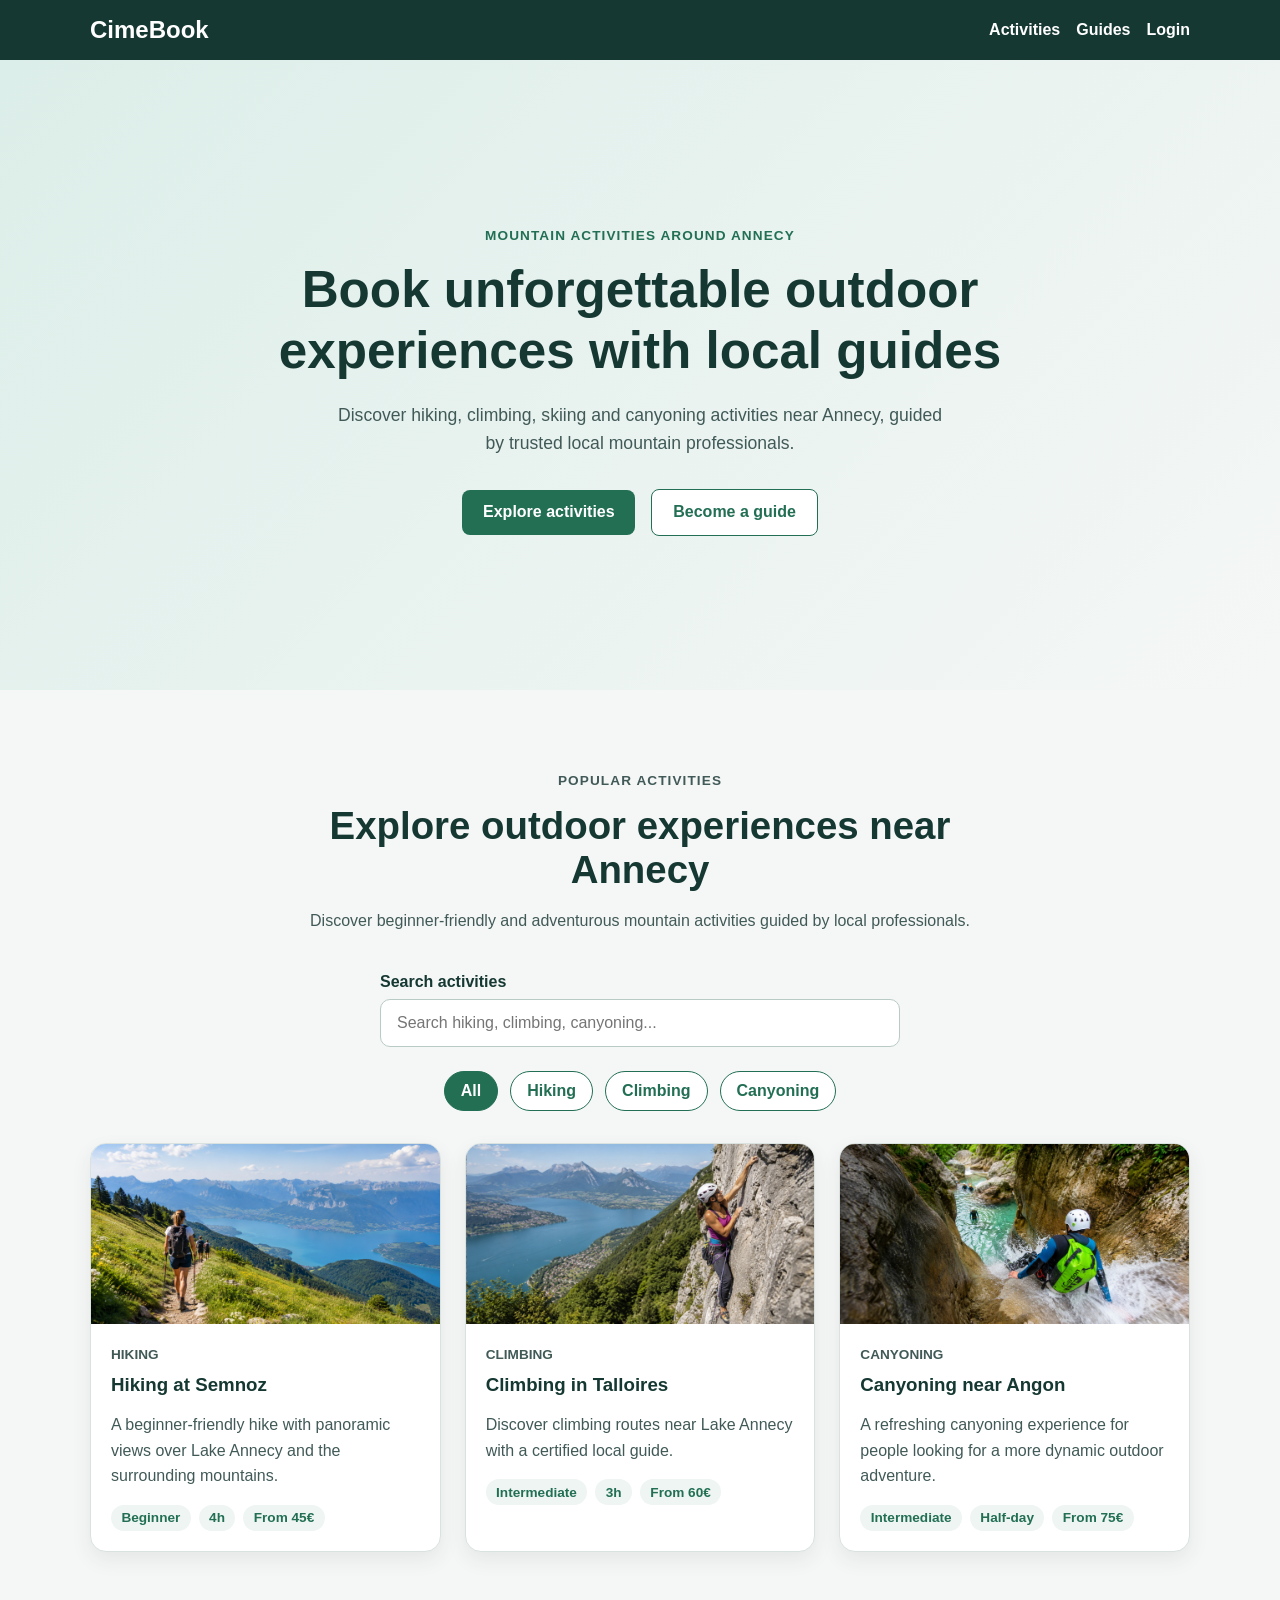
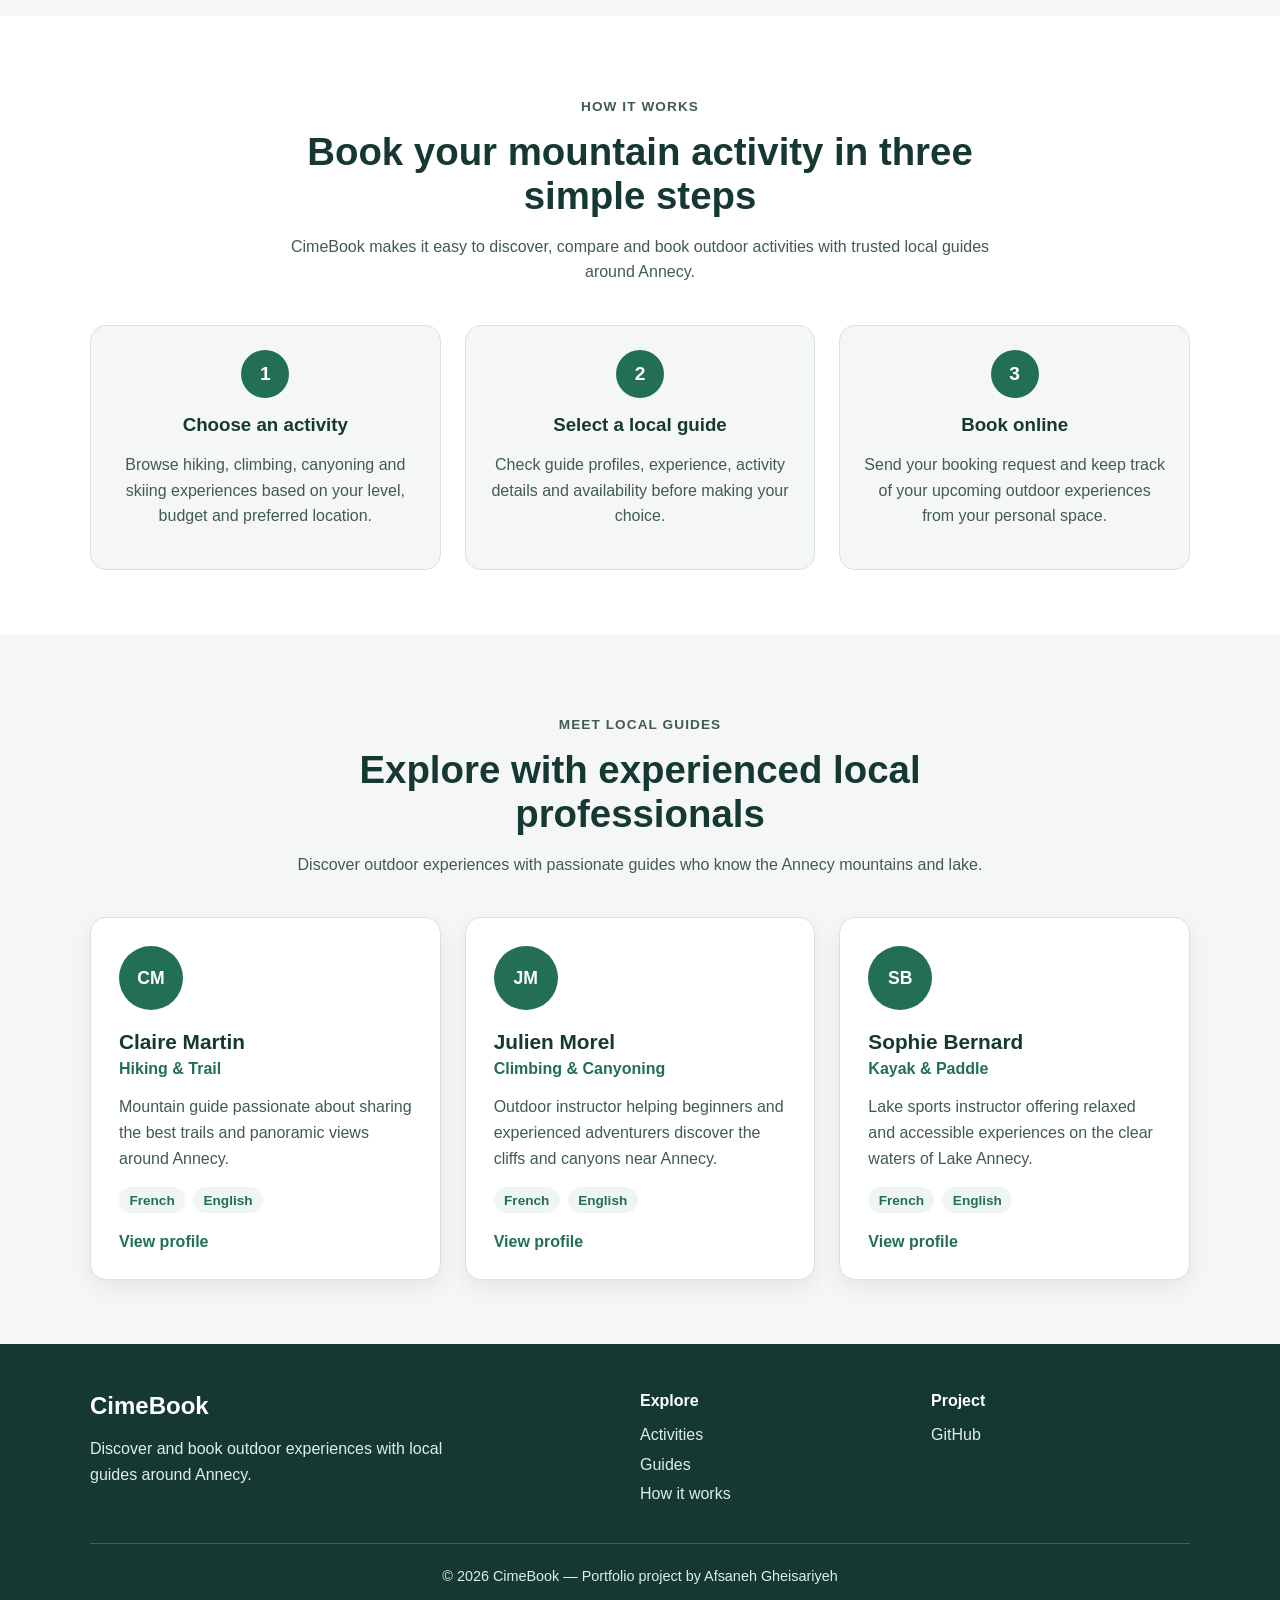
<file: frontend-static/index.html>
<!DOCTYPE html>
<html lang="en">
<head>
    <meta charset="UTF-8">
    <meta name="viewport" content="width=device-width, initial-scale=1.0">
    <title>CimeBook - Mountain Activities Around Annecy</title>
    <link rel="stylesheet" href="css/style.css">
</head>

<body>

<header class="site-header">
    <nav class="navbar">
        <h1 class="logo">CimeBook</h1>

        <ul class="nav-links">
            <li><a href="#">Activities</a></li>
            <li><a href="#">Guides</a></li>
            <li><a href="#">Login</a></li>
        </ul>
    </nav>
</header>

<main>

    <!-- Hero -->
    <section class="hero">
        <div class="hero-content">
            <p class="hero-label">Mountain activities around Annecy</p>

            <h2>Book unforgettable outdoor experiences with local guides</h2>

            <p class="hero-description">
                Discover hiking, climbing, skiing and canyoning activities near Annecy,
                guided by trusted local mountain professionals.
            </p>

            <div class="hero-actions">
                <a href="#" class="button button-primary">Explore activities</a>
                <a href="#" class="button button-secondary">Become a guide</a>
            </div>
        </div>
    </section>


    <!-- Popular Activities -->
    <section class="activities-section">
        <div class="section-header">
            <p class="section-label">Popular activities</p>

            <h2>Explore outdoor experiences near Annecy</h2>

            <p>
                Discover beginner-friendly and adventurous mountain activities
                guided by local professionals.
            </p>
        </div>

        <div class="activity-search">
            <label for="activity-search-input" class="search-label">
                Search activities
            </label>

            <input
                    type="search"
                    id="activity-search-input"
                    class="search-input"
                    placeholder="Search hiking, climbing, canyoning..."
                    autocomplete="off"
            >
        </div>

        <div class="activity-filters" aria-label="Filter activities by category">
            <button
                    type="button"
                    class="filter-button active"
                    data-category="All"
                    aria-pressed="true"
            >
                All
            </button>

            <button
                    type="button"
                    class="filter-button"
                    data-category="Hiking"
                    aria-pressed="false"
            >
                Hiking
            </button>

            <button
                    type="button"
                    class="filter-button"
                    data-category="Climbing"
                    aria-pressed="false"
            >
                Climbing
            </button>

            <button
                    type="button"
                    class="filter-button"
                    data-category="Canyoning"
                    aria-pressed="false"
            >
                Canyoning
            </button>
        </div>

        <div class="activities-grid" id="activities-grid"></div>

        <p class="no-activities-message" id="no-activities-message" hidden>
            No activities match your search.
        </p>
    </section>


    <!-- How It Works -->
    <section class="how-it-works-section">
        <div class="section-header">
            <p class="section-label">How it works</p>

            <h2>Book your mountain activity in three simple steps</h2>

            <p>
                CimeBook makes it easy to discover, compare and book outdoor activities
                with trusted local guides around Annecy.
            </p>
        </div>

        <div class="steps-grid">
            <article class="step-card">
                <div class="step-number">1</div>

                <h3>Choose an activity</h3>

                <p>
                    Browse hiking, climbing, canyoning and skiing experiences based on
                    your level, budget and preferred location.
                </p>
            </article>

            <article class="step-card">
                <div class="step-number">2</div>

                <h3>Select a local guide</h3>

                <p>
                    Check guide profiles, experience, activity details and availability
                    before making your choice.
                </p>
            </article>

            <article class="step-card">
                <div class="step-number">3</div>

                <h3>Book online</h3>

                <p>
                    Send your booking request and keep track of your upcoming outdoor
                    experiences from your personal space.
                </p>
            </article>
        </div>
    </section>


    <!-- Guides -->
    <section class="guides-section" aria-labelledby="guides-title">
        <div class="section-header">
            <p class="section-label">Meet local guides</p>

            <h2 id="guides-title">
                Explore with experienced local professionals
            </h2>

            <p>
                Discover outdoor experiences with passionate guides who know
                the Annecy mountains and lake.
            </p>
        </div>

        <div class="guides-grid">

            <article class="guide-card">
                <div class="guide-avatar">CM</div>

                <div class="guide-content">
                    <h3>Claire Martin</h3>

                    <p class="guide-specialty">
                        Hiking & Trail
                    </p>

                    <p>
                        Mountain guide passionate about sharing the best trails
                        and panoramic views around Annecy.
                    </p>

                    <div class="guide-meta">
                        <span>French</span>
                        <span>English</span>
                    </div>

                    <a href="#" class="guide-link">
                        View profile
                    </a>
                </div>
            </article>


            <article class="guide-card">
                <div class="guide-avatar">JM</div>

                <div class="guide-content">
                    <h3>Julien Morel</h3>

                    <p class="guide-specialty">
                        Climbing & Canyoning
                    </p>

                    <p>
                        Outdoor instructor helping beginners and experienced
                        adventurers discover the cliffs and canyons near Annecy.
                    </p>

                    <div class="guide-meta">
                        <span>French</span>
                        <span>English</span>
                    </div>

                    <a href="#" class="guide-link">
                        View profile
                    </a>
                </div>
            </article>


            <article class="guide-card">
                <div class="guide-avatar">SB</div>

                <div class="guide-content">
                    <h3>Sophie Bernard</h3>

                    <p class="guide-specialty">
                        Kayak & Paddle
                    </p>

                    <p>
                        Lake sports instructor offering relaxed and accessible
                        experiences on the clear waters of Lake Annecy.
                    </p>

                    <div class="guide-meta">
                        <span>French</span>
                        <span>English</span>
                    </div>

                    <a href="#" class="guide-link">
                        View profile
                    </a>
                </div>
            </article>

        </div>
    </section>

</main>


<!-- Footer -->
<footer class="site-footer">

    <div class="footer-content">

        <div class="footer-brand">
            <h2>CimeBook</h2>

            <p>
                Discover and book outdoor experiences with local guides
                around Annecy.
            </p>
        </div>

        <div class="footer-links">
            <h3>Explore</h3>

            <a href="#">Activities</a>
            <a href="#">Guides</a>
            <a href="#">How it works</a>
        </div>

        <div class="footer-links">
            <h3>Project</h3>

            <a
                    href="https://github.com/gheisariyeh/cimebook"
                    target="_blank"
                    rel="noopener noreferrer"
            >
                GitHub
            </a>
        </div>

    </div>

    <div class="footer-bottom">
        <p>
            © 2026 CimeBook — Portfolio project by Afsaneh Gheisariyeh
        </p>
    </div>

</footer>


<script src="js/main.js"></script>

</body>
</html>
</file>
<file: frontend-static/css/style.css>
* {
    box-sizing: border-box;
}

body {
    margin: 0;
    font-family: Arial, sans-serif;
    color: #1f2933;
    background-color: #f5f7f6;
}

.site-header {
    background-color: #163832;
    color: white;
    padding: 1rem;
}

.navbar {
    display: flex;
    flex-direction: column;
    gap: 1rem;
    max-width: 1100px;
    margin: 0 auto;
}

.logo {
    margin: 0;
    font-size: 1.5rem;
}

.nav-links {
    list-style: none;
    display: flex;
    flex-wrap: wrap;
    gap: 1rem;
    padding: 0;
    margin: 0;
}

.nav-links a {
    color: white;
    text-decoration: none;
    font-weight: bold;
}

.nav-links a:hover {
    text-decoration: underline;
}

.hero {
    min-height: 70vh;
    display: flex;
    align-items: center;
    justify-content: center;
    padding: 4rem 1.5rem;
    text-align: center;
    background: linear-gradient(135deg, #dceee9, #f5f7f6);
}

.hero-content {
    max-width: 800px;
}

.hero-label {
    margin-bottom: 1rem;
    color: #226f54;
    font-weight: bold;
    text-transform: uppercase;
    letter-spacing: 0.08em;
    font-size: 0.85rem;
}

.hero h2 {
    margin: 0;
    font-size: 2.2rem;
    line-height: 1.2;
    color: #163832;
}

.hero-description {
    max-width: 620px;
    margin: 1.2rem auto 0;
    font-size: 1.1rem;
    line-height: 1.6;
    color: #415a57;
}

.hero-actions {
    margin-top: 2rem;
    display: flex;
    flex-direction: column;
    gap: 1rem;
    align-items: center;
}

.button {
    display: inline-block;
    padding: 0.85rem 1.3rem;
    border-radius: 8px;
    text-decoration: none;
    font-weight: bold;
}

.button-primary {
    background-color: #226f54;
    color: white;
}

.button-secondary {
    background-color: white;
    color: #226f54;
    border: 1px solid #226f54;
}

.activities-section {
    padding: 4rem 1.5rem;
    background-color: #f5f7f6;
}

.section-header {
    max-width: 720px;
    margin: 0 auto 2.5rem;
    text-align: center;
}

.section-label {
    margin-bottom: 0.75rem;
    color: #226f54;
    font-weight: bold;
    text-transform: uppercase;
    letter-spacing: 0.08em;
    font-size: 0.85rem;
}

.section-header h2 {
    margin: 0;
    color: #163832;
    font-size: 2rem;
}

.section-header p {
    margin-top: 1rem;
    color: #415a57;
    line-height: 1.6;
}

.activity-search {
    max-width: 520px;
    margin: 0 auto 1.5rem;
}

.search-label {
    display: block;
    margin-bottom: 0.5rem;
    color: #163832;
    font-weight: bold;
}

.search-input {
    width: 100%;
    padding: 0.85rem 1rem;
    border: 1px solid #b8cbc5;
    border-radius: 10px;
    background-color: white;
    color: #1f2933;
    font: inherit;
}

.search-input:focus {
    outline: 2px solid #226f54;
    outline-offset: 2px;
    border-color: #226f54;
}

.no-activities-message {
    margin: 2rem auto 0;
    text-align: center;
    color: #415a57;
    font-weight: bold;
}

.activity-filters {
    max-width: 1100px;
    margin: 0 auto 2rem;
    display: flex;
    flex-wrap: wrap;
    justify-content: center;
    gap: 0.75rem;
}

.filter-button {
    padding: 0.65rem 1rem;
    border: 1px solid #226f54;
    border-radius: 999px;
    background-color: white;
    color: #226f54;
    font: inherit;
    font-weight: bold;
    cursor: pointer;
}

.filter-button:hover {
    background-color: #eef5f2;
}

.filter-button.active {
    background-color: #226f54;
    color: white;
}

.activities-grid {
    max-width: 1100px;
    margin: 0 auto;
    display: grid;
    gap: 1.5rem;
}

.activity-card {
    overflow: hidden;
    background-color: white;
    border: 1px solid #d9e2df;
    border-radius: 16px;
    box-shadow: 0 8px 20px rgba(22, 56, 50, 0.08);
}

.activity-image {
    height: 180px;
    background-size: cover;
    background-position: center;
}

.activity-image-hiking {
    background-image: url("../images/activities/hiking-semnoz.png");
}

.activity-image-climbing {
    background-image: url("../images/activities/climbing-talloires.png");
}

.activity-image-canyoning {
    background-image: url("../images/activities/canyoning-angon.png");
}

.activity-content {
    padding: 1.25rem;
}

.activity-category {
    margin: 0 0 0.5rem;
    color: #226f54;
    font-weight: bold;
    font-size: 0.85rem;
    text-transform: uppercase;
}

.activity-content h3 {
    margin: 0;
    color: #163832;
}

.activity-content p {
    color: #415a57;
    line-height: 1.6;
}

.activity-meta {
    display: flex;
    flex-wrap: wrap;
    gap: 0.5rem;
    margin-top: 1rem;
}

.activity-meta span {
    padding: 0.35rem 0.65rem;
    background-color: #eef5f2;
    color: #226f54;
    border-radius: 999px;
    font-size: 0.85rem;
    font-weight: bold;
}

.how-it-works-section {
    padding: 4rem 1.5rem;
    background-color: white;
}

.steps-grid {
    max-width: 1100px;
    margin: 0 auto;
    display: grid;
    gap: 1.5rem;
}

.step-card {
    padding: 1.5rem;
    background-color: #f5f7f6;
    border: 1px solid #d9e2df;
    border-radius: 16px;
    text-align: center;
}

.step-number {
    width: 48px;
    height: 48px;
    margin: 0 auto 1rem;
    display: flex;
    align-items: center;
    justify-content: center;
    background-color: #226f54;
    color: white;
    border-radius: 50%;
    font-weight: bold;
    font-size: 1.2rem;
}

.step-card h3 {
    margin: 0;
    color: #163832;
}

.step-card p {
    color: #415a57;
    line-height: 1.6;
}

.guides-section {
    padding: 4rem 1.5rem;
    background-color: #f5f7f6;
}

.guides-grid {
    max-width: 1100px;
    margin: 0 auto;
    display: grid;
    gap: 1.5rem;
}

.guide-card {
    padding: 1.75rem;
    background-color: white;
    border: 1px solid #d9e2df;
    border-radius: 16px;
    box-shadow: 0 8px 20px rgba(22, 56, 50, 0.08);
}

.guide-avatar {
    width: 64px;
    height: 64px;
    display: flex;
    align-items: center;
    justify-content: center;
    margin-bottom: 1.25rem;
    border-radius: 50%;
    background-color: #226f54;
    color: white;
    font-size: 1.1rem;
    font-weight: bold;
}

.guide-content h3 {
    margin: 0;
    color: #163832;
    font-size: 1.3rem;
}

.guide-specialty {
    margin: 0.4rem 0 0;
    color: #226f54;
    font-weight: bold;
}

.guide-content > p:not(.guide-specialty) {
    color: #415a57;
    line-height: 1.6;
}

.guide-meta {
    display: flex;
    flex-wrap: wrap;
    gap: 0.5rem;
    margin: 1rem 0 1.25rem;
}

.guide-meta span {
    padding: 0.35rem 0.65rem;
    background-color: #eef5f2;
    color: #226f54;
    border-radius: 999px;
    font-size: 0.85rem;
    font-weight: bold;
}

.guide-link {
    color: #226f54;
    font-weight: bold;
    text-decoration: none;
}

.guide-link:hover {
    text-decoration: underline;
}

.site-footer {
    padding: 3rem 1.5rem 1.5rem;
    background-color: #163832;
    color: white;
}

.footer-content {
    max-width: 1100px;
    margin: 0 auto;
    display: grid;
    gap: 2rem;
}

.footer-brand {
    max-width: 380px;
}

.footer-brand h2 {
    margin: 0 0 1rem;
    font-size: 1.5rem;
}

.footer-brand p {
    margin: 0;
    color: #dceee9;
    line-height: 1.6;
}

.footer-links {
    display: flex;
    flex-direction: column;
    gap: 0.7rem;
}

.footer-links h3 {
    margin: 0 0 0.3rem;
    font-size: 1rem;
}

.footer-links a {
    color: #dceee9;
    text-decoration: none;
}

.footer-links a:hover {
    color: white;
    text-decoration: underline;
}

.footer-bottom {
    max-width: 1100px;
    margin: 2.5rem auto 0;
    padding-top: 1.5rem;
    border-top: 1px solid rgba(255, 255, 255, 0.2);
    text-align: center;
}

.footer-bottom p {
    margin: 0;
    color: #dceee9;
    font-size: 0.9rem;
}

.activities-grid.single-result {
    grid-template-columns: minmax(280px, 420px);
    justify-content: center;
}

@media (min-width: 768px) {
    .navbar {
        flex-direction: row;
        justify-content: space-between;
        align-items: center;
    }

    .hero h2 {
        font-size: 3.2rem;
    }

    .hero-actions {
        flex-direction: row;
        justify-content: center;
    }

    .activities-grid {
        grid-template-columns: repeat(3, 1fr);
    }

    .section-header h2 {
        font-size: 2.4rem;
    }

    .steps-grid {
        grid-template-columns: repeat(3, 1fr);
    }
    .guides-grid {
        grid-template-columns: repeat(3, 1fr);
    }
    .footer-content {
        grid-template-columns: 2fr 1fr 1fr;
    }
}
@media (max-width: 767px) {

    /* Header */
    .site-header {
        padding: 1rem 1.25rem;
    }

    .navbar {
        flex-direction: row;
        flex-wrap: wrap;
        align-items: center;
        justify-content: space-between;
        gap: 0.75rem;
    }

    .logo {
        font-size: 1.5rem;
    }

    .nav-links {
        gap: 0.9rem;
        font-size: 0.9rem;
    }


    /* Hero */
    .hero {
        min-height: auto;
        padding: 4rem 1.25rem;
    }

    .hero-label {
        font-size: 0.78rem;
        line-height: 1.4;
    }

    .hero h2 {
        font-size: 2rem;
        line-height: 1.15;
    }

    .hero-description {
        margin-top: 1.25rem;
        font-size: 1rem;
        line-height: 1.65;
    }

    .hero-actions {
        width: 100%;
        margin-top: 1.75rem;
        gap: 0.8rem;
    }

    .button {
        width: min(100%, 240px);
        text-align: center;
    }


    /* Sections */
    .activities-section,
    .how-it-works-section,
    .guides-section {
        padding: 3.5rem 1.25rem;
    }

    .section-header {
        margin-bottom: 2rem;
    }

    .section-header h2 {
        font-size: 1.8rem;
        line-height: 1.2;
    }

    .section-header p {
        font-size: 1rem;
    }


    /* Cards */
    .activities-grid,
    .steps-grid,
    .guides-grid {
        gap: 1.25rem;
    }

    .activity-card,
    .step-card,
    .guide-card {
        border-radius: 14px;
    }

    .activity-image {
        height: 190px;
    }

    .activity-content {
        padding: 1.25rem;
    }

    .activity-content h3,
    .guide-content h3 {
        font-size: 1.25rem;
    }

    .step-card {
        padding: 1.5rem 1.25rem;
    }

    .guide-card {
        padding: 1.5rem;
    }

    .guide-avatar {
        width: 56px;
        height: 56px;
        font-size: 1rem;
    }


    /* Footer */
    .site-footer {
        padding: 2.5rem 1.25rem 1.25rem;
    }

    .footer-content {
        gap: 1.5rem;
    }

    .footer-bottom {
        margin-top: 2rem;
        padding-top: 1.25rem;
    }

    .footer-bottom p {
        font-size: 0.82rem;
        line-height: 1.5;
    }
}
</file>
